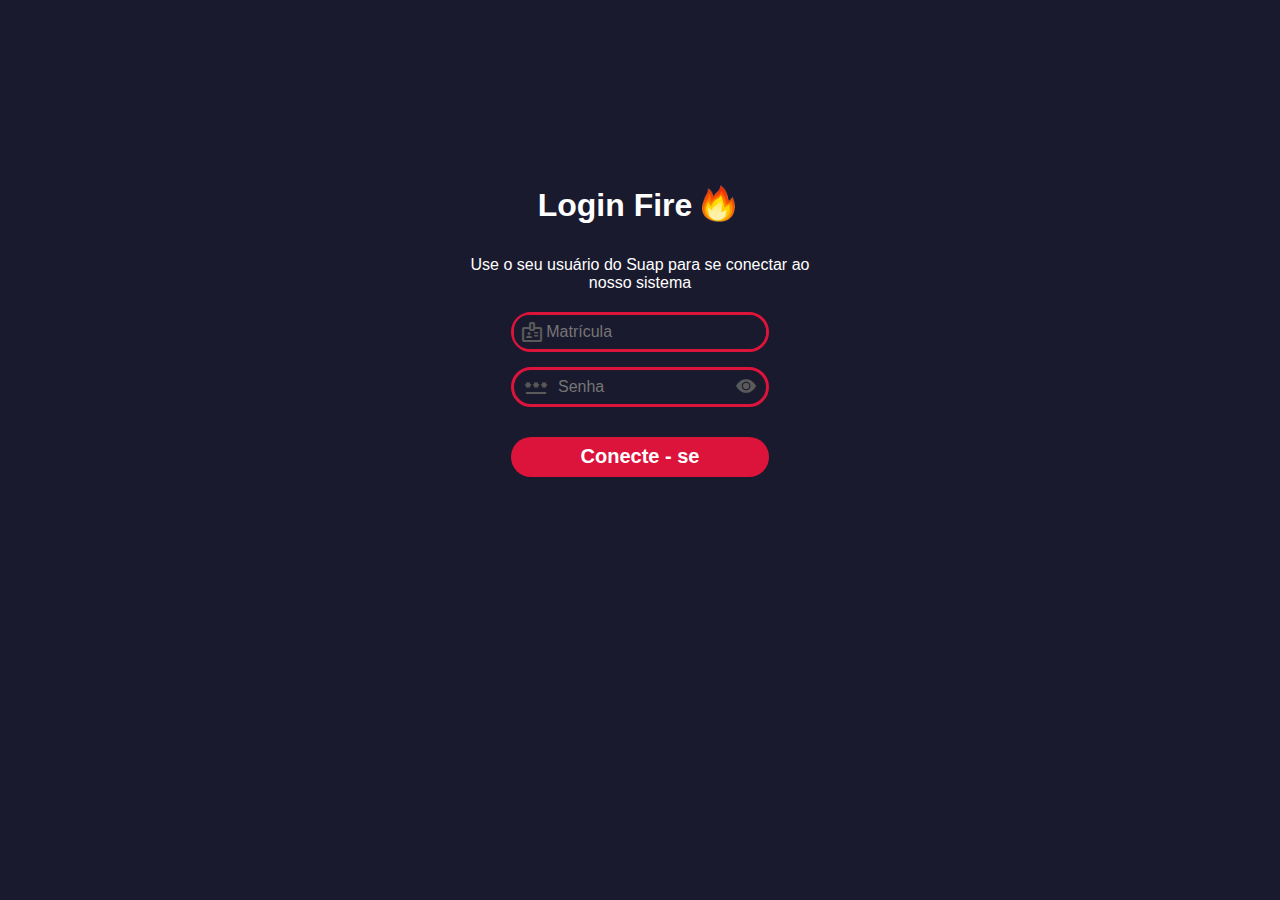
<file: index.html>
<!DOCTYPE html>
<html lang="pt-BR">

<head>
    <meta charset="UTF-8">
    <meta name="viewport" content="width=device-width, initial-scale=1.0">
    <link rel="stylesheet" href="https://cdn.jsdelivr.net/npm/bootstrap-icons@1.11.3/font/bootstrap-icons.min.css">
    <title>Tela de  Login</title>

    <link rel="stylesheet"
        href="https://fonts.googleapis.com/css2?family=Material+Symbols+Outlined:opsz,wght,FILL,GRAD@24,400,0,0" />

    <link rel="stylesheet" href="Site/Style/Style-Login.css">

    <link rel="stylesheet" href="Site/Style/responsiveness.css">
</head>

<body>
    <!--Página de Login (Conectar a API do SUAP)-->

    <div class="login-page">
        <div class="header">

            <h1 style="color: white; font-family: Arial; display: flex; align-items: center; justify-content: center; gap: 0px;">
                Login Fire
                <span><img id="img" src="Site/Imgs/fire-item.gif" alt="Imagem Animada do Foguinho"></span>
              </h1>
              
            <p style="color: white; font-family: arial;">Use o seu usuário do Suap para se conectar ao nosso sistema</p>
        </div>

        <form class="login" action="Site/pagina_inicial.html">
            <div class="form">
                <div class="matricula">
                    <span style="padding-left: 5px;" class="material-symbols-outlined">
                        badge
                    </span>
                    <input type="text" id="matricula" placeholder="Matrícula" required autocomplete="off">
                </div>

                <div class="senha">
                    <span style="margin-left: 10px;" class="material-symbols-outlined">
                        password
                    </span>
                    <input type="password" id="senha" placeholder="Senha" required autocomplete="off">
                    <span class="toggle-password">
                        <i class="bi bi-eye-fill" onclick="aparecer()" id="btn-senha"></i>
                    </span>
                </div>                
            </div>

            <button type="submit" id="login-button">Conecte - se</button>
        </form>
    </div>
    <script src="Site/JS/Script-Login.js"></script>
</body>

</html>
</file>
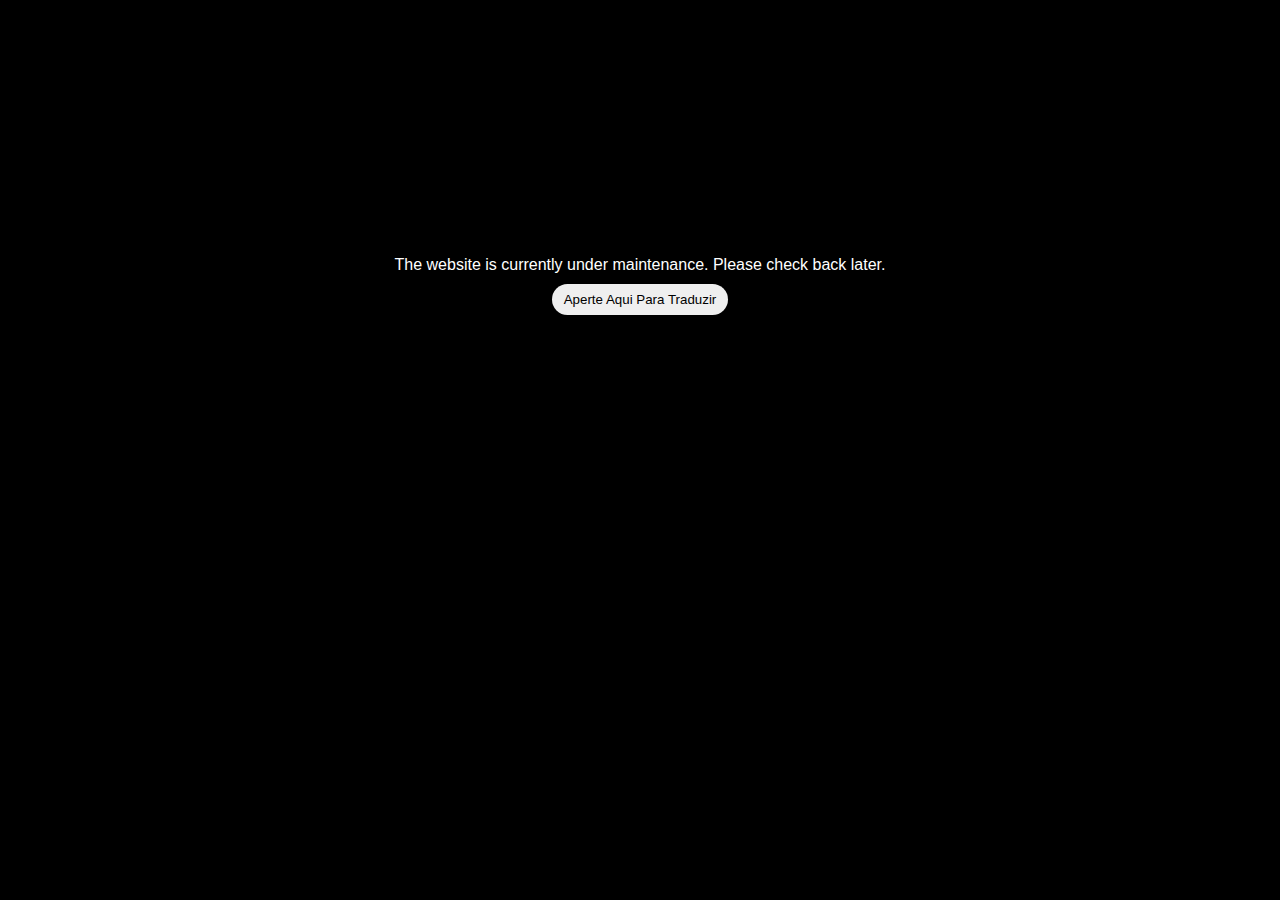
<file: Site/pagina_inicial.html>
<!DOCTYPE html>
<html lang="pt-BR">
<head>
    <meta charset="UTF-8">
    <meta name="viewport" content="width=device-width, initial-scale=1.0">
    <title>Página Inicial</title>
    <link rel="stylesheet" href="Style/Style.css">
</head>
<body>
    <header>
        <p id="Manutencao" style="text-align: center; margin-top: 20%;">The website is currently under maintenance. Please check back later.</p>
        <button id="id-button" type="button" onclick="traducao()"
            >Aperte Aqui Para Traduzir</button>
    </header>
    <script>
         function traducao() {
            let paragrafo = document.getElementById('Manutencao');
            let textoOriginal = "The website is currently under maintenance. Check back later.";
            let textoTraduzido = "O site está atualmente em manutenção. Verifique novamente mais tarde.";
            if (paragrafo.innerText === textoOriginal) {
                paragrafo.innerText = textoTraduzido;
            } else {
                paragrafo.innerText = textoOriginal;
            }
        }
    </script>
</body>
</html>
</file>
<file: Site/Style/Style-Login.css>
body {
    background-color: #1a1a2E;
    margin: 0;
}
* {
    box-sizing: border-box;
}
.login-page {
    width: 30%;
    padding: 20px;
    position: absolute;
    top: 15%;
    left: 35%;
}

.header,
.login {
    /*border: 2px solid orange;*/
    text-align: center;
    align-items: center;
    margin-bottom: 20px;
}
.matricula,
.senha {
    width: 75%;
    height: 40px;
    border-radius: 20px;
}
#login-button {
    width: 75%;
    height: 40px;
    border-radius: 20px;
}

.matricula,
.senha {
    display: flex;
    flex-flow: row wrap;
    margin: 15px auto 15px auto;
    border-color: crimson;
    border-width: 3px;
    border-radius: 20px;
    border-style: solid;
    text-align: left;
    background-color: #1a1a2E;
}
.form {
    margin-bottom: 30px;
}

.material-symbols-outlined {
    width: 12%;
    height: 100%;
    display: flex;
    justify-content: center;
    align-items: center;
    border-radius: 20px;
    background-color: #1a1a2E;
    color: rgb(91, 90, 90);
}
#matricula,
#senha {
    width: 88%;
    background: #1a1a2E;
    border: 0;
    border-radius: 20px;
    outline: none;
    color: white;
}
#login-button {
    border: 0;
    color: white;
    font-size: 20px;
    font-weight: bold;
    background-color: crimson;
}
#img {
    height: 50px;
    width: 50px;
}
.senha {
    display: flex;
    flex-flow: row nowrap;
    align-items: center;
    margin: 10px auto;
    border: 3px solid crimson;
    border-radius: 20px;
    background-color: #1a1a2E;
}
.senha input {
    width: 85%;
    background: #1a1a2E;
    border: none;
    outline: none;
    color: white;
    padding-left: 10px;
    font-size: 16px;
}

.senha .toggle-password {
    cursor: pointer;
    color: rgb(91, 90, 90);
    padding: 0 10px;
}

.senha .toggle-password i {
    font-size: 20px;
}
.matricula input {
    font-size: 16px;
}
</file>
<file: Site/Style/responsiveness.css>
/* Layout padrão (desktop) já definido acima */

/* Para tablets (telas de largura entre 600px e 1024px) */
@media screen and (max-width: 1024px) {
    .login-page {
        width: 50%;
        left: 25%;
        top: 30%;
    }

    .matricula,
    .senha {
    display: flex;
    align-items: center;
    justify-content: space-between;
    margin: 10px auto;
    padding: 5px 12px;
    width: 100%;
    max-width: 400px;
    border: 3px solid crimson;
    border-radius: 20px;
    background-color: #1a1a2E;
    box-sizing: border-box;
    }

    #login-button {
        width: 60%;
    }
    #matricula,
    #senha {
        font-size: 20px;
    }

    .material-symbols-outlined {
        width: 10%;
    }
}

/* Para smartphones (telas menores que 600px) */
@media screen and (max-width: 600px) {
    .login-page {
        width: 90%;
        left: 5%;
        top: 5%;
        padding: 10px;
    }

    .matricula,
        .senha {
        display: flex;
        align-items: center;
        justify-content: space-between;
        margin: 10px auto;
        padding: 5px 12px;
        width: 100%;
        max-width: 400px;
        border: 3px solid crimson;
        border-radius: 20px;
        background-color: #1a1a2E;
        box-sizing: border-box;
        }

    #login-button {
        width: 100%;
        font-size: 14px;
    }

    #login-button {
        height: 35px;
        font-size: 18px;
    }

    #matricula,
    #senha {
        font-size: 14px;
    }

    .material-symbols-outlined {
        width: 10%;
        font-size: 18px;
    }
}
</file>
<file: Site/Style/Style.css>
body {
    background-color: black;
    font-family: 'Arial';
    color: white;
}
* {
    margin:0;
}
header {
    text-align: center;
}
#id-button{
    margin-top: 10px;
    border-radius: 20px;
    border: none;
    padding: 8px 12px;
}
</file>
